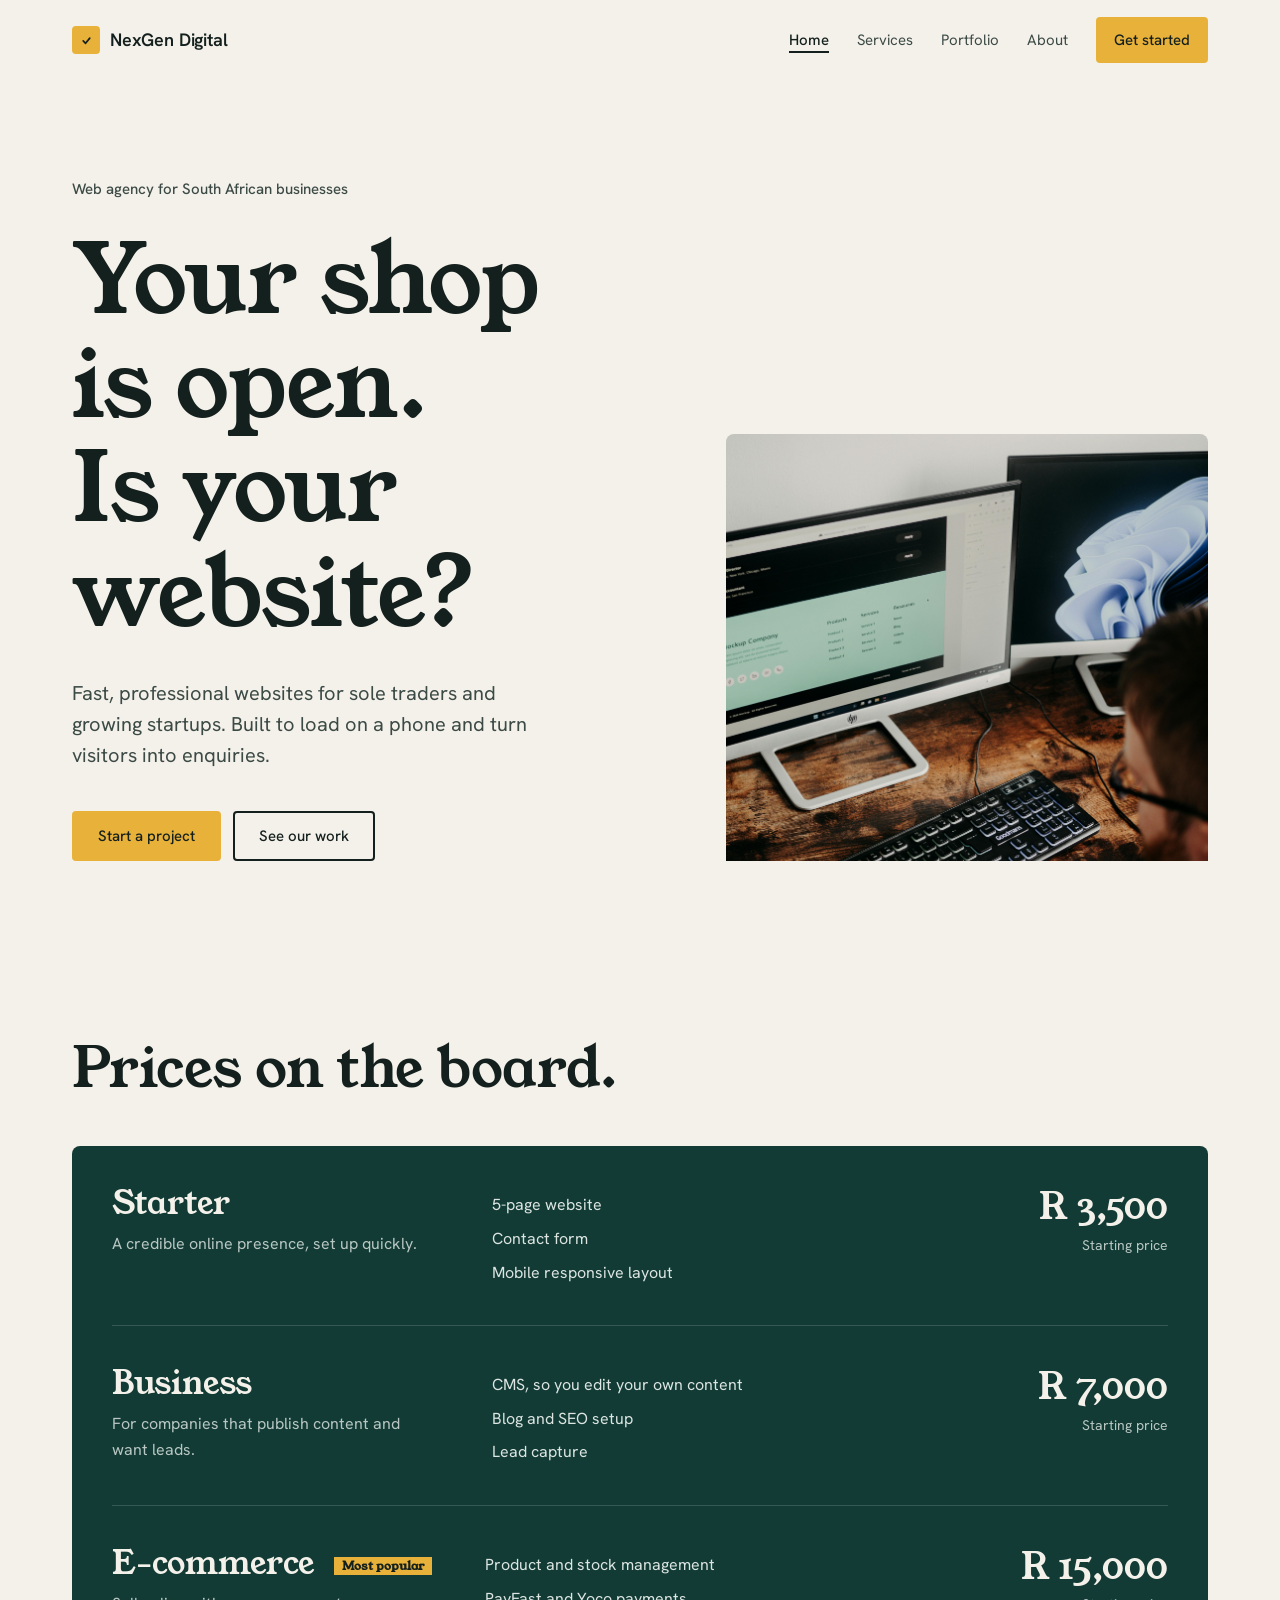
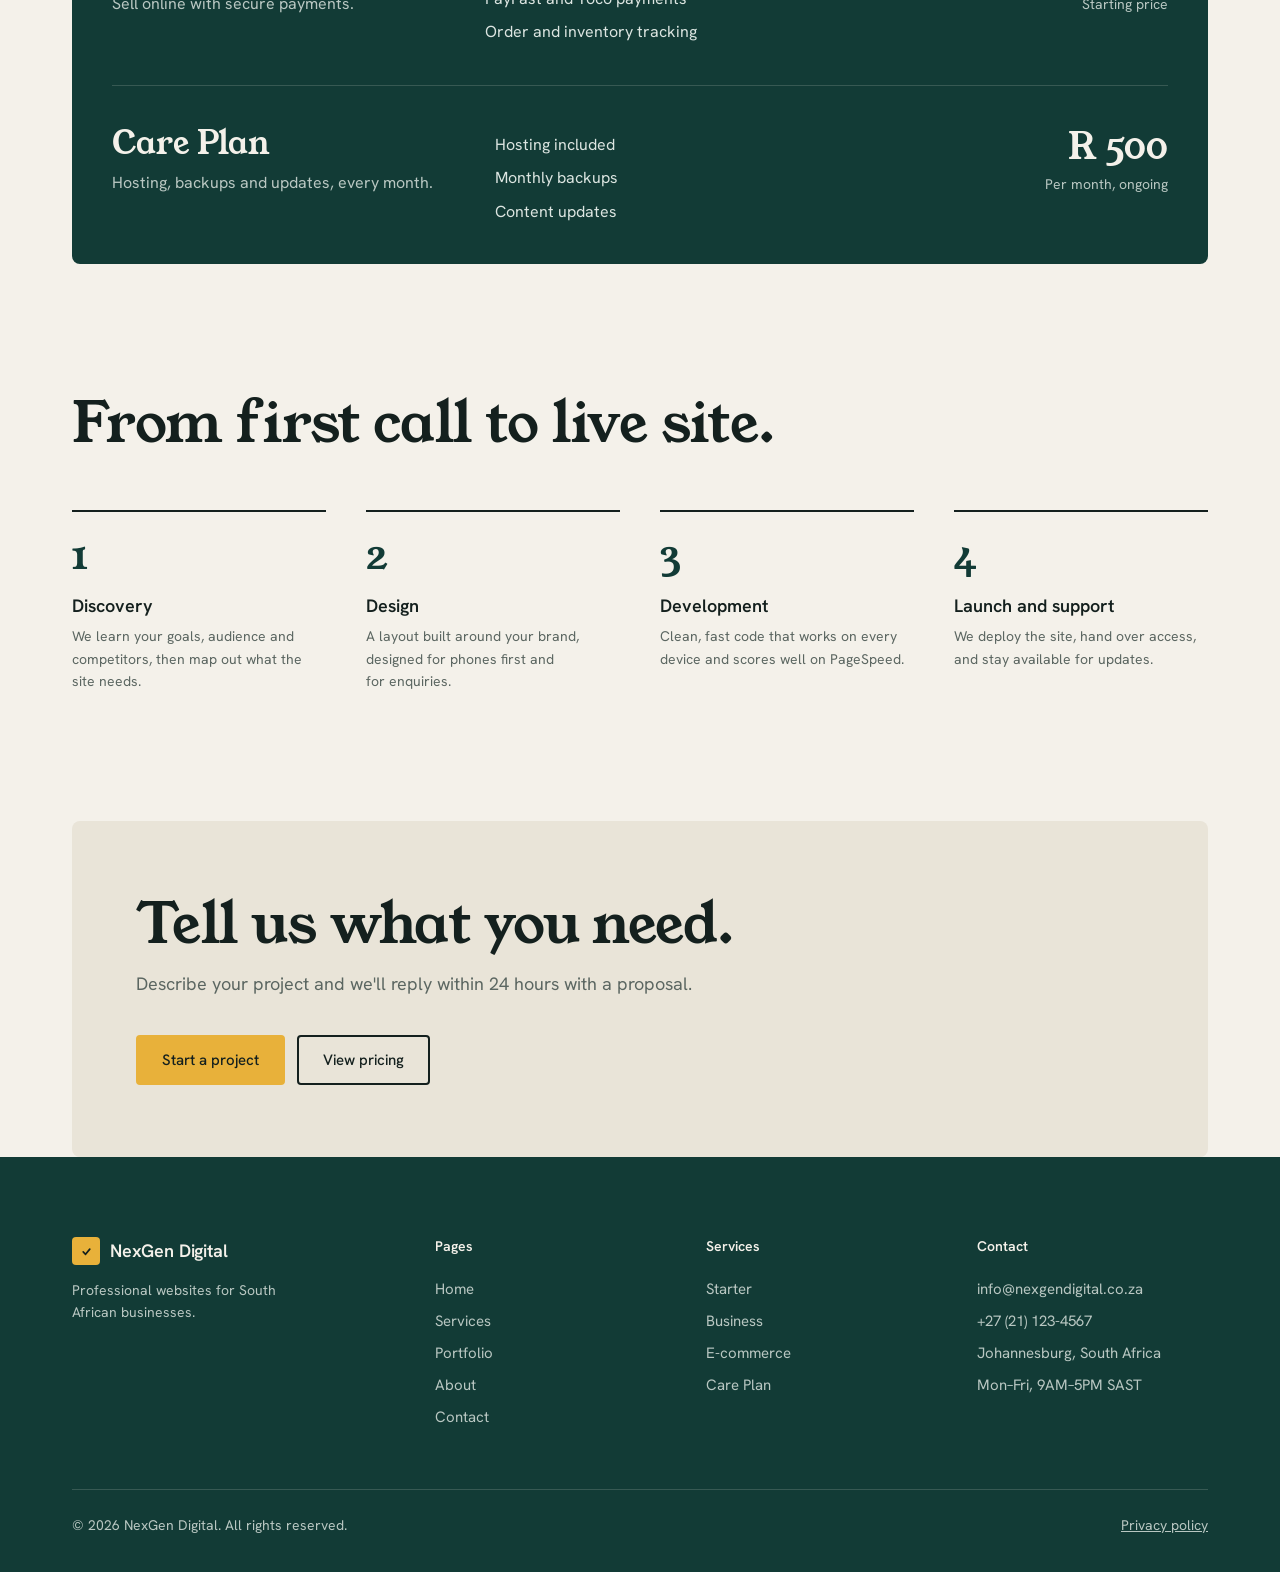
<file: index.html>
<!doctype html>
<html lang="en">
  <head>
    <meta charset="utf-8" />
    <meta name="viewport" content="width=device-width,initial-scale=1" />
    <title>NexGen Digital — Websites that bring in customers</title>
    <meta name="description" content="NexGen Digital builds fast, professional websites for South African businesses, from sole traders to growing startups." />
    <link rel="preconnect" href="https://fonts.googleapis.com">
    <link rel="preconnect" href="https://fonts.gstatic.com" crossorigin>
    <link href="https://fonts.googleapis.com/css2?family=Young+Serif&family=Hanken+Grotesk:wght@400;500;600&display=swap" rel="stylesheet">
    <link rel="stylesheet" href="css/styles.css">
  </head>
  <body>

    <a class="skip-link" href="#main">Skip to content</a>

    <header class="site-header" id="header">
      <div class="container header-inner">
        <a href="index.html" class="brand">
          <span class="brand-mark"><svg viewBox="0 0 16 16" fill="none" aria-hidden="true"><path d="M4.5 8.5L7 11L11.5 5.5" stroke-width="1.8" stroke-linecap="round" stroke-linejoin="round"/></svg></span>
          NexGen Digital
        </a>
        <nav class="nav" aria-label="Main">
          <a href="index.html" class="active" aria-current="page">Home</a>
          <a href="services.html">Services</a>
          <a href="portfolio.html">Portfolio</a>
          <a href="about.html">About</a>
          <a href="contact.html" class="cta">Get started</a>
        </nav>
      </div>
    </header>

    <main id="main">

      <section class="hero">
        <div class="container hero-inner">
          <div>
            <p class="hero-label">Web agency for South African businesses</p>
            <h1>Your shop is open. Is your website?</h1>
            <p class="hero-lede">Fast, professional websites for sole traders and growing startups. Built to load on a phone and turn visitors into enquiries.</p>
            <div class="hero-actions">
              <a href="contact.html" class="btn primary">Start a project</a>
              <a href="portfolio.html" class="btn ghost">See our work</a>
            </div>
          </div>
          <figure class="hero-photo">
            <img src="assets/pexels-fotios-photos-16129688.jpg" alt="A person at a desk reviewing a website layout on a monitor" />
            <figcaption>Our latest project is live.</figcaption>
          </figure>
        </div>
      </section>

      <section class="section" style="padding-top:176px">
        <div class="container">
          <h2>Prices on the board.</h2>
          <div class="packages" style="margin-top:48px">
            <article class="pkg">
              <div>
                <h3>Starter</h3>
                <p class="pkg-desc">A credible online presence, set up quickly.</p>
              </div>
              <ul>
                <li>5-page website</li>
                <li>Contact form</li>
                <li>Mobile responsive layout</li>
              </ul>
              <div class="price">R 3,500<span class="note">Starting price</span></div>
            </article>
            <article class="pkg">
              <div>
                <h3>Business</h3>
                <p class="pkg-desc">For companies that publish content and want leads.</p>
              </div>
              <ul>
                <li>CMS, so you edit your own content</li>
                <li>Blog and SEO setup</li>
                <li>Lead capture</li>
              </ul>
              <div class="price">R 7,000<span class="note">Starting price</span></div>
            </article>
            <article class="pkg">
              <div>
                <h3>E-commerce <span class="flag">Most popular</span></h3>
                <p class="pkg-desc">Sell online with secure payments.</p>
              </div>
              <ul>
                <li>Product and stock management</li>
                <li>PayFast and Yoco payments</li>
                <li>Order and inventory tracking</li>
              </ul>
              <div class="price">R 15,000<span class="note">Starting price</span></div>
            </article>
            <article class="pkg">
              <div>
                <h3>Care Plan</h3>
                <p class="pkg-desc">Hosting, backups and updates, every month.</p>
              </div>
              <ul>
                <li>Hosting included</li>
                <li>Monthly backups</li>
                <li>Content updates</li>
              </ul>
              <div class="price">R 500<span class="note">Per month, ongoing</span></div>
            </article>
          </div>
        </div>
      </section>

      <section class="section" style="padding-top:0">
        <div class="container">
          <h2>From first call to live site.</h2>
          <ol class="process-list">
            <li>
              <span class="step-num">1</span>
              <div class="step-content">
                <strong>Discovery</strong>
                <p>We learn your goals, audience and competitors, then map out what the site needs.</p>
              </div>
            </li>
            <li>
              <span class="step-num">2</span>
              <div class="step-content">
                <strong>Design</strong>
                <p>A layout built around your brand, designed for phones first and for enquiries.</p>
              </div>
            </li>
            <li>
              <span class="step-num">3</span>
              <div class="step-content">
                <strong>Development</strong>
                <p>Clean, fast code that works on every device and scores well on PageSpeed.</p>
              </div>
            </li>
            <li>
              <span class="step-num">4</span>
              <div class="step-content">
                <strong>Launch and support</strong>
                <p>We deploy the site, hand over access, and stay available for updates.</p>
              </div>
            </li>
          </ol>
        </div>
      </section>

      <div class="cta-banner-wrap">
        <div class="cta-banner">
          <h2>Tell us what you need.</h2>
          <p>Describe your project and we'll reply within 24 hours with a proposal.</p>
          <div class="btn-group">
            <a href="contact.html" class="btn primary">Start a project</a>
            <a href="services.html" class="btn ghost">View pricing</a>
          </div>
        </div>
      </div>

    </main>

    <footer class="site-footer">
      <div class="container">
        <div class="footer-inner">
          <div class="footer-brand">
            <a href="index.html" class="brand">
              <span class="brand-mark"><svg viewBox="0 0 16 16" fill="none" aria-hidden="true"><path d="M4.5 8.5L7 11L11.5 5.5" stroke-width="1.8" stroke-linecap="round" stroke-linejoin="round"/></svg></span>
              NexGen Digital
            </a>
            <p>Professional websites for South African businesses.</p>
          </div>
          <div class="footer-col">
            <h4>Pages</h4>
            <a href="index.html">Home</a>
            <a href="services.html">Services</a>
            <a href="portfolio.html">Portfolio</a>
            <a href="about.html">About</a>
            <a href="contact.html">Contact</a>
          </div>
          <div class="footer-col">
            <h4>Services</h4>
            <a href="services.html">Starter</a>
            <a href="services.html">Business</a>
            <a href="services.html">E-commerce</a>
            <a href="services.html">Care Plan</a>
          </div>
          <div class="footer-col">
            <h4>Contact</h4>
            <a href="mailto:info@nexgendigital.co.za">info@nexgendigital.co.za</a>
            <a href="tel:+27211234567">+27 (21) 123-4567</a>
            <span class="footer-text">Johannesburg, South Africa</span>
            <span class="footer-text">Mon–Fri, 9AM–5PM SAST</span>
          </div>
        </div>
        <div class="footer-bottom">
          <p>&copy; <span id="year"></span> NexGen Digital. All rights reserved.</p>
          <a href="#">Privacy policy</a>
        </div>
      </div>
    </footer>

    <script src="js/script.js"></script>
  </body>
</html>
</file>
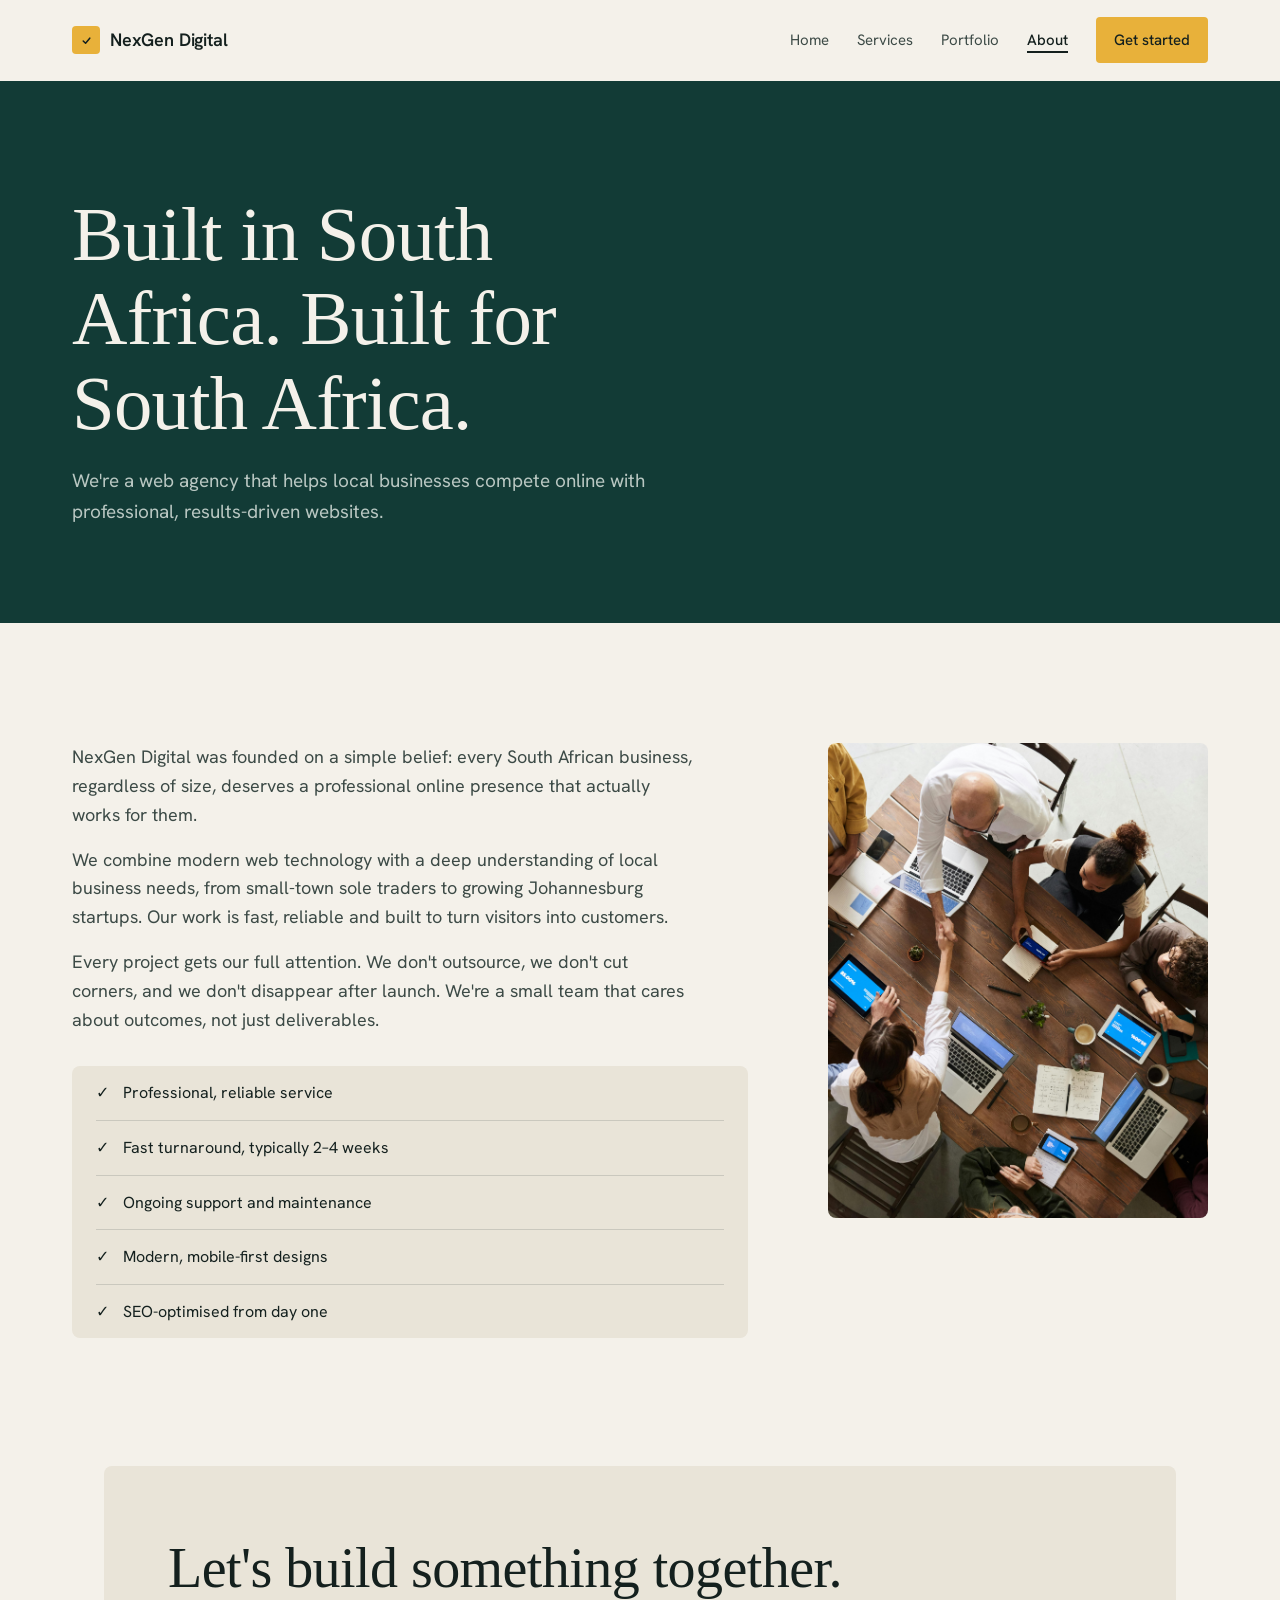
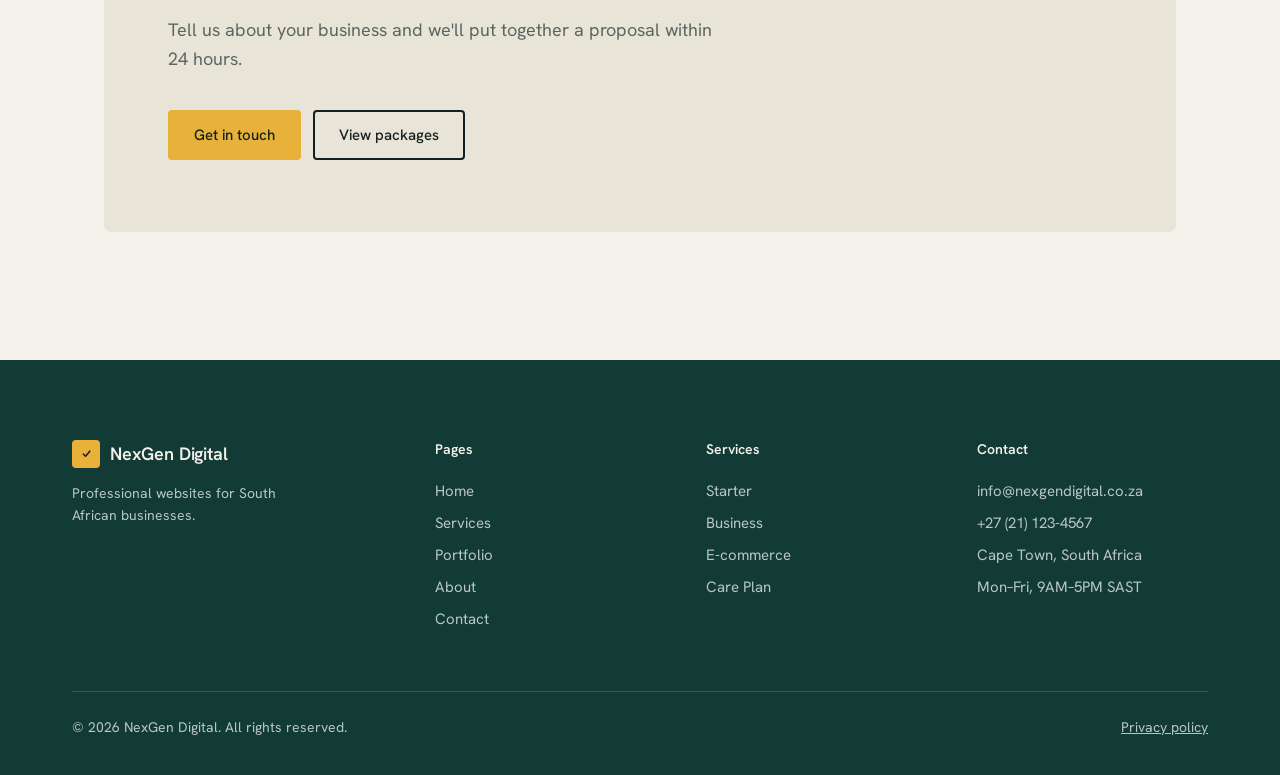
<file: about.html>
<!doctype html>
<html lang="en">
  <head>
    <meta charset="utf-8" />
    <meta name="viewport" content="width=device-width,initial-scale=1" />
    <title>About — NexGen Digital</title>
    <link rel="preconnect" href="https://fonts.googleapis.com">
    <link rel="preconnect" href="https://fonts.gstatic.com" crossorigin>
    <link href="https://fonts.googleapis.com/css2?family=Instrument+Serif&family=Hanken+Grotesk:wght@400;500;600&display=swap" rel="stylesheet">
    <link rel="stylesheet" href="css/styles.css">
  </head>
  <body>

    <header class="site-header" id="header">
      <div class="container header-inner">
        <a href="index.html" class="brand">
          <span class="brand-mark"><svg viewBox="0 0 16 16" fill="none" aria-hidden="true"><path d="M4.5 8.5L7 11L11.5 5.5" stroke-width="1.6" stroke-linecap="round" stroke-linejoin="round"/></svg></span>
          NexGen Digital
        </a>
        <nav class="nav" aria-label="Main">
          <a href="index.html">Home</a>
          <a href="services.html">Services</a>
          <a href="portfolio.html">Portfolio</a>
          <a href="about.html" class="active" aria-current="page">About</a>
          <a href="contact.html" class="cta">Get started</a>
        </nav>
      </div>
    </header>

    <main>
      <div class="page-hero">
        <div class="container">
          <h1>Built in South Africa. Built for South Africa.</h1>
          <p>We're a web agency that helps local businesses compete online with professional, results-driven websites.</p>
        </div>
      </div>

      <section class="section" style="padding-top:64px">
        <div class="container">
          <div class="about-grid">
            <div class="about-text">
              <p>NexGen Digital was founded on a simple belief: every South African business, regardless of size, deserves a professional online presence that actually works for them.</p>
              <p>We combine modern web technology with a deep understanding of local business needs, from small-town sole traders to growing Johannesburg startups. Our work is fast, reliable and built to turn visitors into customers.</p>
              <p>Every project gets our full attention. We don't outsource, we don't cut corners, and we don't disappear after launch. We're a small team that cares about outcomes, not just deliverables.</p>
              <ul class="about-checklist">
                <li><span class="check-icon">✓</span>Professional, reliable service</li>
                <li><span class="check-icon">✓</span>Fast turnaround, typically 2–4 weeks</li>
                <li><span class="check-icon">✓</span>Ongoing support and maintenance</li>
                <li><span class="check-icon">✓</span>Modern, mobile-first designs</li>
                <li><span class="check-icon">✓</span>SEO-optimised from day one</li>
              </ul>
            </div>
            <figure class="about-photo">
              <img src="assets/pexels-fauxels-3183197.jpg" alt="The NexGen Digital team at work" />
            </figure>
          </div>
        </div>
      </section>

      <div class="container">
        <div class="cta-banner">
          <h2>Let's build something together.</h2>
          <p>Tell us about your business and we'll put together a proposal within 24 hours.</p>
          <div class="btn-group">
            <a href="contact.html" class="btn primary">Get in touch</a>
            <a href="services.html" class="btn ghost">View packages</a>
          </div>
        </div>
      </div>
    </main>

    <footer class="site-footer">
      <div class="container">
        <div class="footer-inner">
          <div class="footer-brand">
            <a href="index.html" class="brand">
              <span class="brand-mark"><svg viewBox="0 0 16 16" fill="none" aria-hidden="true"><path d="M4.5 8.5L7 11L11.5 5.5" stroke-width="1.6" stroke-linecap="round" stroke-linejoin="round"/></svg></span>
              NexGen Digital
            </a>
            <p>Professional websites for South African businesses.</p>
          </div>
          <div class="footer-col">
            <h4>Pages</h4>
            <a href="index.html">Home</a>
            <a href="services.html">Services</a>
            <a href="portfolio.html">Portfolio</a>
            <a href="about.html">About</a>
            <a href="contact.html">Contact</a>
          </div>
          <div class="footer-col">
            <h4>Services</h4>
            <a href="services.html">Starter</a>
            <a href="services.html">Business</a>
            <a href="services.html">E-commerce</a>
            <a href="services.html">Care Plan</a>
          </div>
          <div class="footer-col">
            <h4>Contact</h4>
            <a href="mailto:info@nexgendigital.co.za">info@nexgendigital.co.za</a>
            <a href="tel:+27211234567">+27 (21) 123-4567</a>
            <span class="footer-text">Cape Town, South Africa</span>
            <span class="footer-text">Mon–Fri, 9AM–5PM SAST</span>
          </div>
        </div>
        <div class="footer-bottom">
          <p>&copy; <span id="year"></span> NexGen Digital. All rights reserved.</p>
          <a href="#">Privacy policy</a>
        </div>
      </div>
    </footer>

    <script src="js/script.js"></script>
  </body>
</html>
</file>
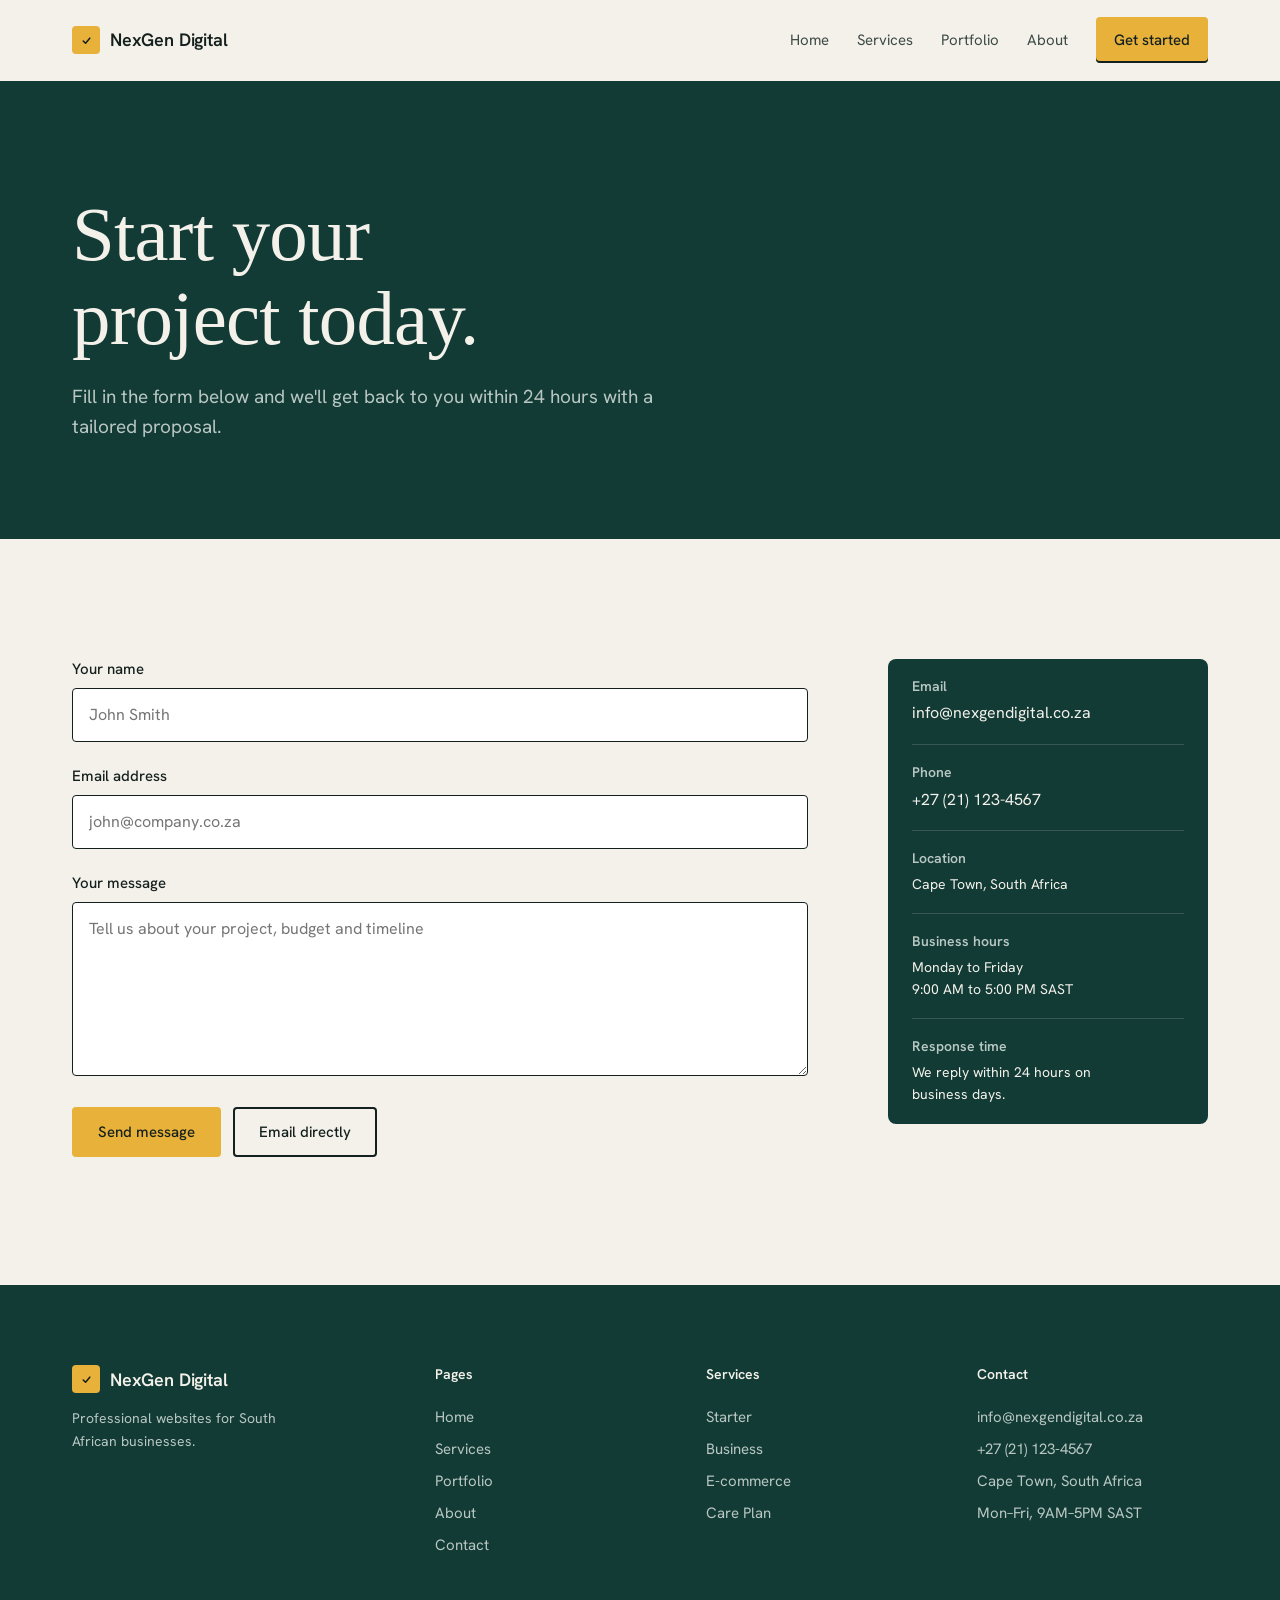
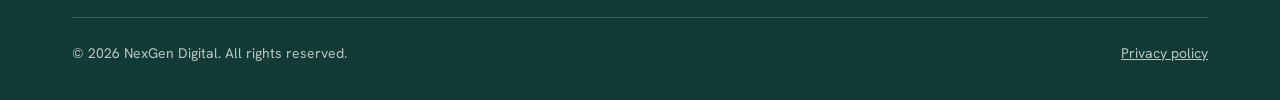
<file: contact.html>
<!doctype html>
<html lang="en">
  <head>
    <meta charset="utf-8" />
    <meta name="viewport" content="width=device-width,initial-scale=1" />
    <title>Contact — NexGen Digital</title>
    <link rel="preconnect" href="https://fonts.googleapis.com">
    <link rel="preconnect" href="https://fonts.gstatic.com" crossorigin>
    <link href="https://fonts.googleapis.com/css2?family=Instrument+Serif&family=Hanken+Grotesk:wght@400;500;600&display=swap" rel="stylesheet">
    <link rel="stylesheet" href="css/styles.css">
  </head>
  <body>

    <header class="site-header" id="header">
      <div class="container header-inner">
        <a href="index.html" class="brand">
          <span class="brand-mark"><svg viewBox="0 0 16 16" fill="none" aria-hidden="true"><path d="M4.5 8.5L7 11L11.5 5.5" stroke-width="1.6" stroke-linecap="round" stroke-linejoin="round"/></svg></span>
          NexGen Digital
        </a>
        <nav class="nav" aria-label="Main">
          <a href="index.html">Home</a>
          <a href="services.html">Services</a>
          <a href="portfolio.html">Portfolio</a>
          <a href="about.html">About</a>
          <a href="contact.html" class="cta active">Get started</a>
        </nav>
      </div>
    </header>

    <main>
      <div class="page-hero">
        <div class="container">
          <h1>Start your project today.</h1>
          <p>Fill in the form below and we'll get back to you within 24 hours with a tailored proposal.</p>
        </div>
      </div>

      <section class="section" style="padding-top:64px">
        <div class="container">
          <div class="contact-grid">
            <form id="contactForm" class="contact-form">
              <div>
                <label class="field-label" for="name">Your name</label>
                <input id="name" name="name" type="text" placeholder="John Smith" autocomplete="name" required />
              </div>
              <div>
                <label class="field-label" for="email">Email address</label>
                <input id="email" name="email" type="email" placeholder="john@company.co.za" autocomplete="email" required />
              </div>
              <div>
                <label class="field-label" for="message">Your message</label>
                <textarea id="message" name="message" rows="6" placeholder="Tell us about your project, budget and timeline" required></textarea>
              </div>
              <div class="form-actions">
                <button type="submit" class="btn primary">Send message</button>
                <a class="btn ghost" href="mailto:info@nexgendigital.co.za">Email directly</a>
              </div>
            </form>

            <div class="contact-info">
              <div class="ci-card">
                <div class="ci-label">Email</div>
                <a href="mailto:info@nexgendigital.co.za">info@nexgendigital.co.za</a>
              </div>
              <div class="ci-card">
                <div class="ci-label">Phone</div>
                <a href="tel:+27211234567">+27 (21) 123-4567</a>
              </div>
              <div class="ci-card">
                <div class="ci-label">Location</div>
                <p>Cape Town, South Africa</p>
              </div>
              <div class="ci-card">
                <div class="ci-label">Business hours</div>
                <p>Monday to Friday<br>9:00 AM to 5:00 PM SAST</p>
              </div>
              <div class="ci-card">
                <div class="ci-label">Response time</div>
                <p>We reply within 24 hours on business days.</p>
              </div>
            </div>
          </div>
        </div>
      </section>
    </main>

    <footer class="site-footer">
      <div class="container">
        <div class="footer-inner">
          <div class="footer-brand">
            <a href="index.html" class="brand">
              <span class="brand-mark"><svg viewBox="0 0 16 16" fill="none" aria-hidden="true"><path d="M4.5 8.5L7 11L11.5 5.5" stroke-width="1.6" stroke-linecap="round" stroke-linejoin="round"/></svg></span>
              NexGen Digital
            </a>
            <p>Professional websites for South African businesses.</p>
          </div>
          <div class="footer-col">
            <h4>Pages</h4>
            <a href="index.html">Home</a>
            <a href="services.html">Services</a>
            <a href="portfolio.html">Portfolio</a>
            <a href="about.html">About</a>
            <a href="contact.html">Contact</a>
          </div>
          <div class="footer-col">
            <h4>Services</h4>
            <a href="services.html">Starter</a>
            <a href="services.html">Business</a>
            <a href="services.html">E-commerce</a>
            <a href="services.html">Care Plan</a>
          </div>
          <div class="footer-col">
            <h4>Contact</h4>
            <a href="mailto:info@nexgendigital.co.za">info@nexgendigital.co.za</a>
            <a href="tel:+27211234567">+27 (21) 123-4567</a>
            <span class="footer-text">Cape Town, South Africa</span>
            <span class="footer-text">Mon–Fri, 9AM–5PM SAST</span>
          </div>
        </div>
        <div class="footer-bottom">
          <p>&copy; <span id="year"></span> NexGen Digital. All rights reserved.</p>
          <a href="#">Privacy policy</a>
        </div>
      </div>
    </footer>

    <script src="js/script.js"></script>
  </body>
</html>
</file>
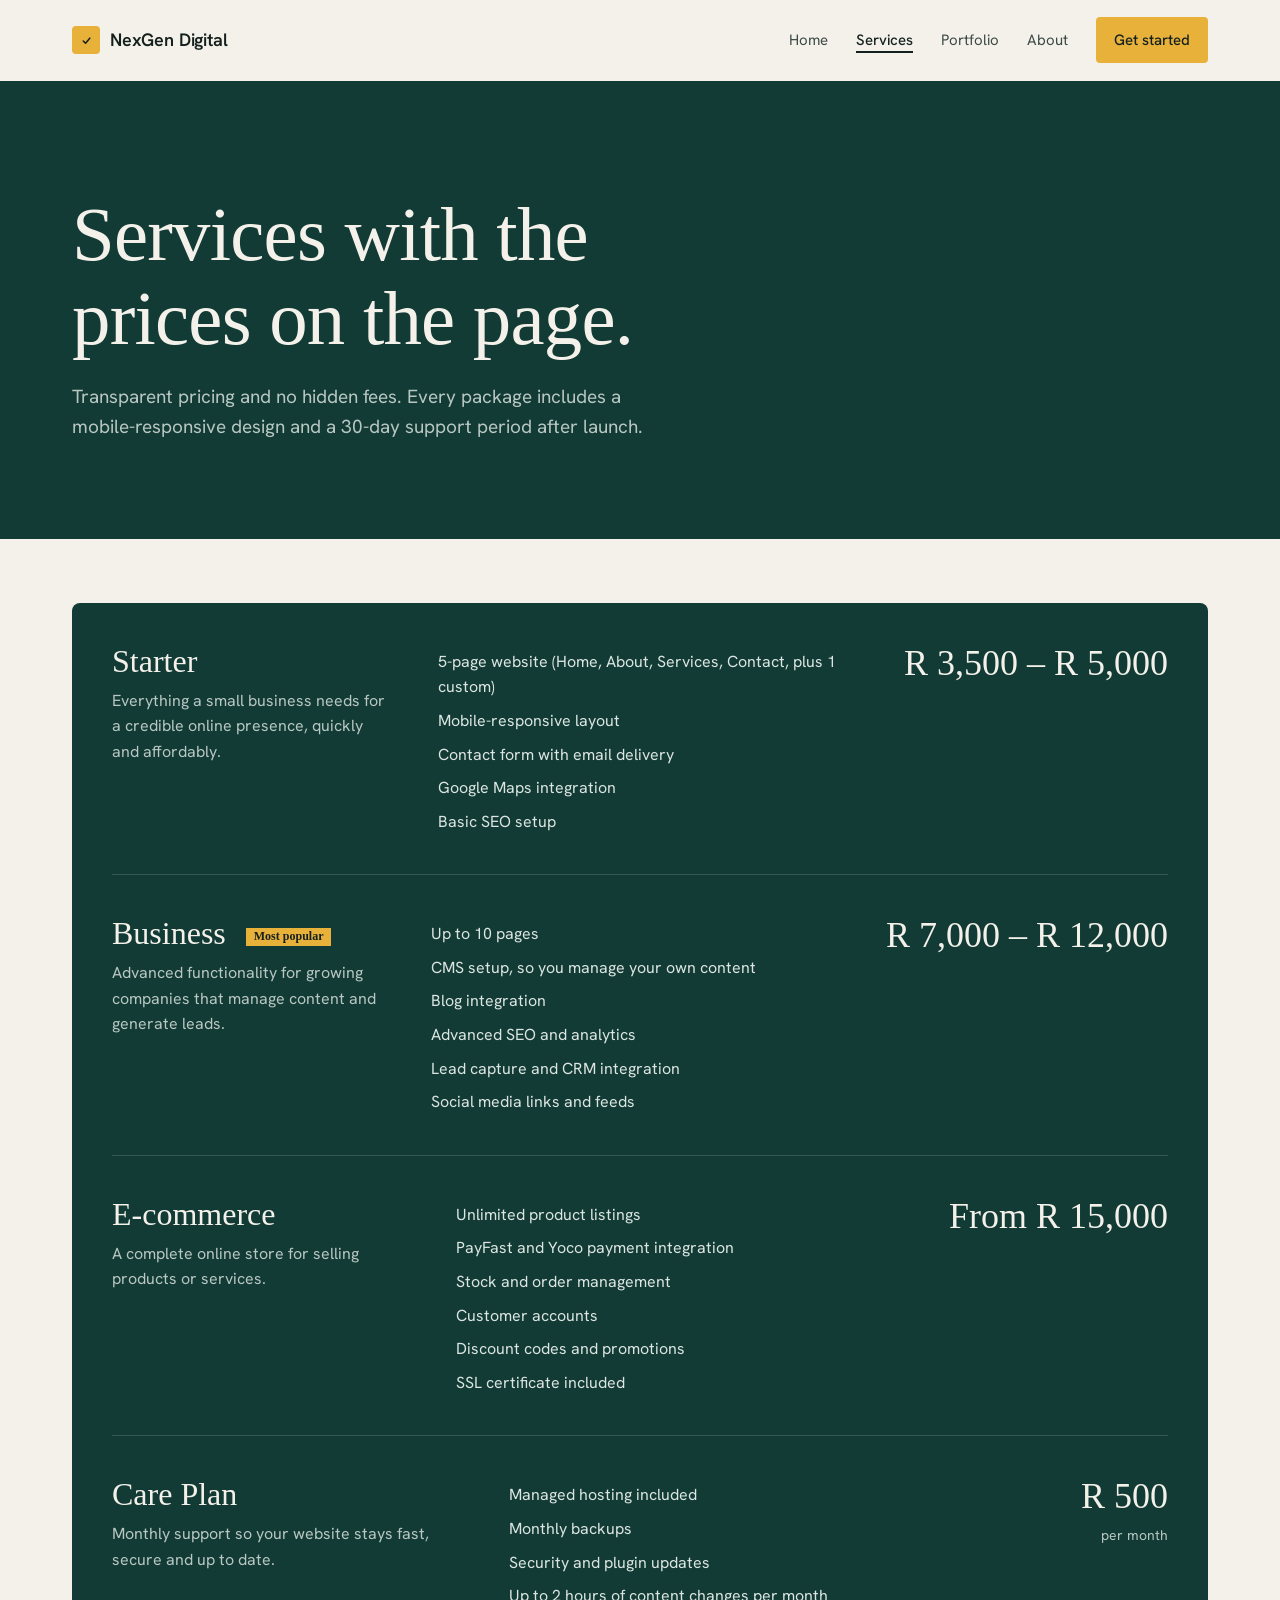
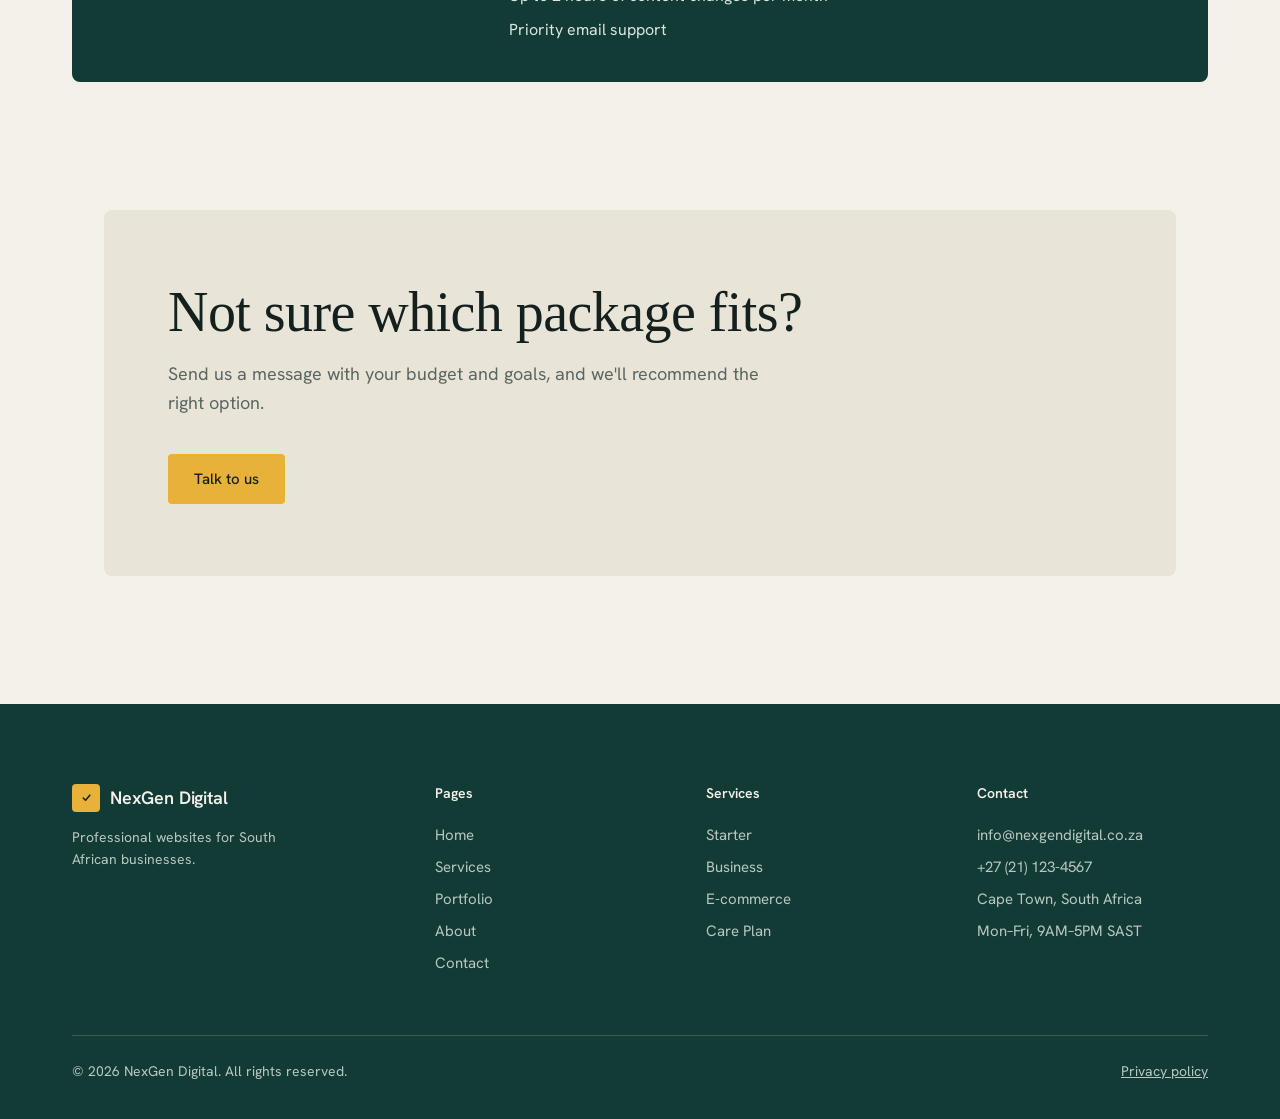
<file: services.html>
<!doctype html>
<html lang="en">
  <head>
    <meta charset="utf-8" />
    <meta name="viewport" content="width=device-width,initial-scale=1" />
    <title>Services — NexGen Digital</title>
    <link rel="preconnect" href="https://fonts.googleapis.com">
    <link rel="preconnect" href="https://fonts.gstatic.com" crossorigin>
    <link href="https://fonts.googleapis.com/css2?family=Instrument+Serif&family=Hanken+Grotesk:wght@400;500;600&display=swap" rel="stylesheet">
    <link rel="stylesheet" href="css/styles.css">
  </head>
  <body>

    <header class="site-header" id="header">
      <div class="container header-inner">
        <a href="index.html" class="brand">
          <span class="brand-mark"><svg viewBox="0 0 16 16" fill="none" aria-hidden="true"><path d="M4.5 8.5L7 11L11.5 5.5" stroke-width="1.6" stroke-linecap="round" stroke-linejoin="round"/></svg></span>
          NexGen Digital
        </a>
        <nav class="nav" aria-label="Main">
          <a href="index.html">Home</a>
          <a href="services.html" class="active" aria-current="page">Services</a>
          <a href="portfolio.html">Portfolio</a>
          <a href="about.html">About</a>
          <a href="contact.html" class="cta">Get started</a>
        </nav>
      </div>
    </header>

    <main>

      <div class="page-hero">
        <div class="container">
          <h1>Services with the prices on the page.</h1>
          <p>Transparent pricing and no hidden fees. Every package includes a mobile-responsive design and a 30-day support period after launch.</p>
        </div>
      </div>

      <section class="section" style="padding-top:64px">
        <div class="container">
          <div class="packages">

            <article class="pkg">
              <div>
                <h3>Starter</h3>
                <p class="pkg-desc">Everything a small business needs for a credible online presence, quickly and affordably.</p>
              </div>
              <ul>
                <li>5-page website (Home, About, Services, Contact, plus 1 custom)</li>
                <li>Mobile-responsive layout</li>
                <li>Contact form with email delivery</li>
                <li>Google Maps integration</li>
                <li>Basic SEO setup</li>
              </ul>
              <div class="price">R 3,500 – R 5,000</div>
            </article>

            <article class="pkg">
              <div>
                <h3>Business <span class="flag">Most popular</span></h3>
                <p class="pkg-desc">Advanced functionality for growing companies that manage content and generate leads.</p>
              </div>
              <ul>
                <li>Up to 10 pages</li>
                <li>CMS setup, so you manage your own content</li>
                <li>Blog integration</li>
                <li>Advanced SEO and analytics</li>
                <li>Lead capture and CRM integration</li>
                <li>Social media links and feeds</li>
              </ul>
              <div class="price">R 7,000 – R 12,000</div>
            </article>

            <article class="pkg">
              <div>
                <h3>E-commerce</h3>
                <p class="pkg-desc">A complete online store for selling products or services.</p>
              </div>
              <ul>
                <li>Unlimited product listings</li>
                <li>PayFast and Yoco payment integration</li>
                <li>Stock and order management</li>
                <li>Customer accounts</li>
                <li>Discount codes and promotions</li>
                <li>SSL certificate included</li>
              </ul>
              <div class="price">From R 15,000</div>
            </article>

            <article class="pkg">
              <div>
                <h3>Care Plan</h3>
                <p class="pkg-desc">Monthly support so your website stays fast, secure and up to date.</p>
              </div>
              <ul>
                <li>Managed hosting included</li>
                <li>Monthly backups</li>
                <li>Security and plugin updates</li>
                <li>Up to 2 hours of content changes per month</li>
                <li>Priority email support</li>
              </ul>
              <div class="price">R 500 <span class="note">per month</span></div>
            </article>

          </div>
        </div>
      </section>

      <div class="container">
        <div class="cta-banner">
          <h2>Not sure which package fits?</h2>
          <p>Send us a message with your budget and goals, and we'll recommend the right option.</p>
          <div class="btn-group">
            <a href="contact.html" class="btn primary">Talk to us</a>
          </div>
        </div>
      </div>

    </main>

    <footer class="site-footer">
      <div class="container">
        <div class="footer-inner">
          <div class="footer-brand">
            <a href="index.html" class="brand">
              <span class="brand-mark"><svg viewBox="0 0 16 16" fill="none" aria-hidden="true"><path d="M4.5 8.5L7 11L11.5 5.5" stroke-width="1.6" stroke-linecap="round" stroke-linejoin="round"/></svg></span>
              NexGen Digital
            </a>
            <p>Professional websites for South African businesses.</p>
          </div>
          <div class="footer-col">
            <h4>Pages</h4>
            <a href="index.html">Home</a>
            <a href="services.html">Services</a>
            <a href="portfolio.html">Portfolio</a>
            <a href="about.html">About</a>
            <a href="contact.html">Contact</a>
          </div>
          <div class="footer-col">
            <h4>Services</h4>
            <a href="services.html">Starter</a>
            <a href="services.html">Business</a>
            <a href="services.html">E-commerce</a>
            <a href="services.html">Care Plan</a>
          </div>
          <div class="footer-col">
            <h4>Contact</h4>
            <a href="mailto:info@nexgendigital.co.za">info@nexgendigital.co.za</a>
            <a href="tel:+27211234567">+27 (21) 123-4567</a>
            <span class="footer-text">Cape Town, South Africa</span>
            <span class="footer-text">Mon–Fri, 9AM–5PM SAST</span>
          </div>
        </div>
        <div class="footer-bottom">
          <p>&copy; <span id="year"></span> NexGen Digital. All rights reserved.</p>
          <a href="#">Privacy policy</a>
        </div>
      </div>
    </footer>

    <script src="js/script.js"></script>
  </body>
</html>
</file>
<file: css/styles.css>
/* NexGen Digital — v4 "shopfront" system
   Canvas: chalk. Structure: petrol price boards. Accent: signal yellow, fills only.
   Type: Young Serif (display, 400) + Hanken Grotesk (text, 400/500/600). */

:root {
  --chalk: #F4F1EA;          /* L0 canvas (~60%) */
  --chalk-2: #E9E4D8;        /* L1 surface */
  --petrol: #123B36;         /* structural boards (~30%) */
  --petrol-2: #0D2C28;
  --ink: #14201E;
  --ink-2: #3C4A46;
  --muted: #5B6661;          /* ~5.5:1 on chalk */
  --muted-dark: #B9C7C2;     /* ~6.9:1 on petrol */
  --chalk-text: #F4F1EA;
  --rule: rgba(20, 32, 30, 0.14);
  --rule-dark: rgba(244, 241, 234, 0.16);
  --accent: #E8B13A;         /* fills only: buttons, one tag, logo mark */
  --accent-hover: #F2C35C;

  --radius-sm: 4px;
  --radius-md: 8px;
  --z-header: 50;

  --serif: 'Young Serif', Georgia, serif;
  --sans: 'Hanken Grotesk', system-ui, -apple-system, 'Segoe UI', sans-serif;
  --text-body: 1rem;
  --text-secondary: 0.875rem;
  --text-meta: 0.75rem;
  --leading-body: 1.6;
  --leading-tight: 1.1;
  --container: 1200px;
  color-scheme: light;
}

/* Reset */
*, *::before, *::after { box-sizing: border-box; margin: 0; padding: 0; }
html { scroll-behavior: smooth; -webkit-text-size-adjust: 100%; }
body {
  background: var(--chalk); color: var(--ink);
  font: 400 var(--text-body)/var(--leading-body) var(--sans);
  -webkit-font-smoothing: antialiased; overflow-x: hidden;
}
img { max-width: 100%; display: block; }
a { color: inherit; }
ul, ol { list-style: none; }
:focus-visible { outline: 3px solid var(--ink); outline-offset: 3px; }
.on-dark :focus-visible, .site-footer :focus-visible { outline-color: var(--accent); }

/* Skip link: add as first child of <body>, give <main> id="main" */
.skip-link {
  position: absolute; left: 16px; top: -120px; z-index: calc(var(--z-header) + 1);
  background: var(--accent); color: var(--ink); padding: 10px 16px;
  border-radius: var(--radius-sm); text-decoration: none; font-weight: 500;
}
.skip-link:focus { top: 16px; }

/* Type */
h1, h2, h3, h4 { text-wrap: balance; color: var(--ink); }
h1, h2 { font-family: var(--serif); font-weight: 400; line-height: var(--leading-tight); letter-spacing: -0.01em; }
h1 { font-size: clamp(46px, 7.4vw, 96px); }
h2 { font-size: clamp(36px, 4.4vw, 56px); }
h3 { font-family: var(--sans); font-weight: 600; font-size: 1.1875rem; line-height: 1.3; }
h4 { font: 600 var(--text-secondary)/1.4 var(--sans); }
p { color: var(--muted); max-width: 62ch; text-wrap: pretty; }

/* Layout */
.container { max-width: var(--container); margin: 0 auto; padding: 0 32px; }
.section { padding: 128px 0; }

/* Header */
.site-header {
  position: sticky; top: 0; z-index: var(--z-header);
  background: var(--chalk); border-bottom: 1px solid transparent; transition: border-color 0.2s;
}
.site-header.scrolled { border-color: var(--rule); }
.header-inner { display: flex; align-items: center; justify-content: space-between; height: 80px; gap: 24px; }
.brand { display: flex; align-items: center; gap: 10px; font: 600 1.125rem/1.2 var(--sans); letter-spacing: -0.01em; text-decoration: none; }
.brand-mark { width: 28px; height: 28px; border-radius: var(--radius-sm); background: var(--accent); display: grid; place-items: center; flex-shrink: 0; }
.brand-mark svg { width: 15px; height: 15px; }
.brand-mark path { stroke: var(--ink); }
.nav { display: flex; align-items: center; flex-wrap: wrap; gap: 28px; }
.nav a { font-size: 0.9375rem; color: var(--ink-2); text-decoration: none; }
.nav a:hover { color: var(--ink); text-decoration: underline; text-decoration-thickness: 2px; text-underline-offset: 6px; }
.nav a.active { color: var(--ink); font-weight: 500; text-decoration: underline; text-decoration-thickness: 2px; text-underline-offset: 6px; }
.nav a.cta {
  background: var(--accent); color: var(--ink); font-weight: 500;
  padding: 11px 18px; border-radius: var(--radius-sm); text-decoration: none; transition: background 0.2s;
}
.nav a.cta:hover { background: var(--accent-hover); text-decoration: none; }
.nav a.cta.active { text-decoration: none; box-shadow: inset 0 -2px 0 var(--ink); }

/* Buttons: yellow fill, ink text; inverts on hover; pressed state */
.btn {
  display: inline-flex; align-items: center; gap: 8px; min-height: 50px; padding: 13px 24px;
  border: 2px solid var(--ink); border-radius: var(--radius-sm);
  font: 500 0.9375rem/1.2 var(--sans); text-decoration: none; cursor: pointer;
  transition: background 0.2s, color 0.2s, border-color 0.2s, transform 0.15s;
}
.btn:active { transform: translateY(1px); }
.btn.primary { background: var(--accent); color: var(--ink); border-color: var(--accent); }
.btn.primary:hover { background: var(--ink); color: var(--chalk); border-color: var(--ink); }
.btn.ghost { background: transparent; color: var(--ink); }
.btn.ghost:hover { background: var(--ink); color: var(--chalk); }
.on-dark .btn.ghost { color: var(--chalk); border-color: var(--chalk); }
.on-dark .btn.ghost:hover { background: var(--chalk); color: var(--petrol); }
.btn-group { display: flex; gap: 12px; flex-wrap: wrap; }
.hero-actions { display: flex; gap: 12px; flex-wrap: wrap; }

/* Hero */
.hero { padding: 96px 0 0; overflow: hidden; }
.hero-inner { display: grid; grid-template-columns: 1.1fr 0.9fr; gap: 64px; align-items: end; }
.hero-label { font-size: 0.9375rem; font-weight: 500; color: var(--ink-2); margin-bottom: 28px; max-width: none; }
.hero h1 { max-width: 12ch; }
.hero-lede { font-size: 1.25rem; line-height: 1.55; color: var(--ink-2); margin: 32px 0 40px; max-width: 44ch; }
.hero-actions { display: flex; gap: 12px; flex-wrap: wrap; }
.hero-photo { position: relative; margin-bottom: -120px; z-index: 1; }
.hero-photo img { width: 100%; height: clamp(320px, 40vw, 520px); object-fit: cover; object-position: center 35%; border-radius: var(--radius-md); }
.hero-photo figcaption { margin-top: 12px; font-size: var(--text-secondary); color: var(--muted); }

@media (max-width: 1000px) {
  .hero-inner { grid-template-columns: 1fr; gap: 48px; }
  .hero-photo { margin-top: 0; margin-bottom: -72px; }
}

/* Inner page hero: petrol board band */
.page-hero { background: var(--petrol); color: var(--chalk-text); padding: 112px 0 96px; }
.page-hero h1 { color: var(--chalk-text); font-size: clamp(44px, 6vw, 84px); max-width: 16ch; margin-bottom: 20px; }
.page-hero p { color: var(--muted-dark); font-size: 1.1875rem; max-width: 56ch; }

/* Packages: a petrol price board */
.packages { background: var(--petrol); color: var(--chalk-text); border-radius: var(--radius-md); padding: 0 40px; margin-top: 0; }
.pkg { display: grid; grid-template-columns: 1fr 1.5fr auto; gap: 48px; padding: 40px 0; border-bottom: 1px solid var(--rule-dark); align-items: start; }
.pkg:last-child { border-bottom: none; }
.pkg h3 { font-family: var(--serif); font-weight: 400; font-size: 2rem; line-height: 1.15; color: var(--chalk-text); margin-bottom: 8px; }
.pkg .pkg-desc { font-size: var(--text-body); color: var(--muted-dark); }
.pkg ul { display: grid; gap: 8px; font-size: var(--text-body); color: #DCE5E1; padding-top: 6px; }
.pkg .price { font: 400 2.25rem/1.15 var(--serif); color: var(--chalk-text); text-align: right; white-space: nowrap; }
.pkg .note { display: block; font: 400 var(--text-secondary)/1.4 var(--sans); color: var(--muted-dark); margin-top: 8px; }
.flag { display: inline-block; margin-left: 12px; padding: 2px 8px; background: var(--accent); color: var(--ink); font-size: var(--text-meta); font-weight: 600; vertical-align: middle; }

/* Generic card (inner pages): ruled column on chalk */
.cards { display: grid; grid-template-columns: repeat(4, 1fr); gap: 40px; margin-top: 56px; }
.card { border-top: 2px solid var(--ink); padding-top: 28px; display: flex; flex-direction: column; gap: 14px; }
.card-icon { display: none; }
.card p { font-size: var(--text-secondary); }
.card ul { display: flex; flex-direction: column; gap: 6px; font-size: var(--text-secondary); color: var(--ink-2); }
.card .price { font: 400 2rem/1.15 var(--serif); margin-top: auto; }
.card .note { font-size: var(--text-secondary); color: var(--muted); }
.card .tag { font-size: var(--text-secondary); font-weight: 600; color: var(--ink-2); }

/* Process: numbered sequence, numerals in petrol */
.process-list { display: grid; grid-template-columns: repeat(4, 1fr); gap: 40px; margin-top: 56px; }
.process-list li { border-top: 2px solid var(--ink); padding-top: 22px; }
.step-num { display: block; font: 400 2.5rem/1.1 var(--serif); color: var(--petrol); margin-bottom: 16px; }
.step-content strong { display: block; font-weight: 600; font-size: 1.125rem; line-height: 1.3; color: var(--ink); margin-bottom: 8px; }
.step-content p { font-size: var(--text-secondary); }

/* Portfolio frames */
.frames { display: grid; grid-template-columns: repeat(3, 1fr); gap: 48px 32px; margin-top: 56px; }
.frame { display: flex; flex-direction: column; }
.frame-img img { width: 100%; height: 230px; object-fit: cover; border-radius: var(--radius-md); }
.frame-body { padding-top: 22px; display: flex; flex-direction: column; gap: 10px; flex: 1; }
.frame h3 { font-size: 1.25rem; }
.frame p { font-size: var(--text-secondary); }
.frame .btn { margin-top: auto; align-self: flex-start; min-height: 40px; padding: 8px 16px; font-size: var(--text-secondary); }
.frame .tag { font-size: var(--text-meta); font-weight: 600; color: var(--ink-2); text-transform: none; letter-spacing: 0; }

/* About */
.about-grid { display: grid; grid-template-columns: 1fr 380px; gap: 80px; align-items: start; margin-top: 56px; }
.about-text p { margin-bottom: 16px; font-size: 1.125rem; color: var(--ink-2); }
.about-checklist { display: grid; margin-top: 32px; background: var(--chalk-2); border-radius: var(--radius-md); padding: 0 24px; }
.about-checklist li { display: flex; gap: 14px; padding: 14px 0; border-bottom: 1px solid var(--rule); color: var(--ink); }
.about-checklist li:last-child { border-bottom: none; }
.check-icon { color: var(--ink); font-weight: 600; }
.about-photo img { width: 100%; aspect-ratio: 4 / 5; object-fit: cover; border-radius: var(--radius-md); }

/* Contact */
.contact-grid { display: grid; grid-template-columns: 1fr 320px; gap: 80px; align-items: start; margin-top: 56px; }
.contact-form { display: flex; flex-direction: column; gap: 24px; }
.field-label { display: block; font: 500 0.9375rem/1.4 var(--sans); color: var(--ink); margin-bottom: 8px; }
.contact-form input, .contact-form textarea {
  width: 100%; padding: 14px 16px; background: #FFFFFF; border: 1.5px solid var(--ink); border-radius: var(--radius-sm);
  color: var(--ink); font: 400 var(--text-body)/1.5 var(--sans);
}
.contact-form input:focus-visible, .contact-form textarea:focus-visible { outline-offset: 0; border-color: var(--petrol); box-shadow: 0 0 0 3px var(--accent); }
.contact-form textarea { resize: vertical; min-height: 150px; }
.form-actions { display: flex; gap: 12px; flex-wrap: wrap; }
.contact-info { display: flex; flex-direction: column; background: var(--petrol); color: var(--chalk-text); border-radius: var(--radius-md); padding: 0 24px; }
.ci-card { padding: 18px 0; border-bottom: 1px solid var(--rule-dark); }
.ci-card:last-child { border-bottom: none; }
.ci-label { font: 600 var(--text-secondary)/1.4 var(--sans); color: var(--muted-dark); margin-bottom: 4px; }
.ci-card a { color: var(--chalk-text); text-decoration: none; font-size: var(--text-body); }
.ci-card a:hover { text-decoration: underline; }
.ci-card p { color: var(--chalk-text); font-size: var(--text-secondary); }

/* Closing CTA: chalk-2 sign panel */
.cta-banner { background: var(--chalk-2); border-radius: var(--radius-md); padding: 72px 64px; margin: 0 32px 128px; max-width: none; }
.cta-banner h2 { margin-bottom: 16px; }
.cta-banner p { font-size: 1.125rem; margin-bottom: 36px; }
.cta-banner-wrap { max-width: var(--container); margin: 0 auto; padding: 0 32px; }
.cta-banner-wrap .cta-banner { margin: 0; }

/* Footer: petrol board, matches the packages */
.site-footer { background: var(--petrol); color: var(--chalk-text); padding: 80px 0 36px; }
.footer-inner { display: grid; grid-template-columns: 1.4fr 1fr 1fr 1fr; gap: 40px; margin-bottom: 56px; }
.footer-brand .brand { color: var(--chalk-text); font-size: 1.125rem; }
.footer-brand p { font-size: var(--text-secondary); color: var(--muted-dark); margin-top: 14px; max-width: 26ch; }
.footer-col h4 { color: var(--chalk-text); margin-bottom: 16px; }
.footer-col a, .footer-text { display: block; color: var(--muted-dark); text-decoration: none; font-size: 0.9375rem; padding: 4px 0; }
.footer-col a:hover { color: var(--chalk-text); text-decoration: underline; }
.footer-bottom { border-top: 1px solid var(--rule-dark); padding-top: 24px; display: flex; justify-content: space-between; align-items: center; gap: 16px; }
.footer-bottom p { font-size: var(--text-secondary); color: var(--muted-dark); margin: 0; }
.footer-bottom a { font-size: var(--text-secondary); color: var(--muted-dark); }

/* Motion: one page-load moment on the hero */
@keyframes rise { from { opacity: 0; transform: translateY(14px); } to { opacity: 1; transform: none; } }
.hero h1, .hero-lede, .hero-actions { animation: rise 0.7s ease both; }
.hero-lede { animation-delay: 0.08s; }
.hero-actions { animation-delay: 0.16s; }

/* Responsive */
@media (max-width: 1000px) {
  .hero-inner { grid-template-columns: 1fr; gap: 48px; }
  .hero-photo { margin-bottom: -72px; }
  .pkg { grid-template-columns: 1fr 1fr; }
  .pkg .price { text-align: left; grid-column: 1 / -1; }
  .cards, .process-list { grid-template-columns: repeat(2, 1fr); }
  .frames { grid-template-columns: repeat(2, 1fr); }
  .about-grid, .contact-grid { grid-template-columns: 1fr; gap: 48px; }
  .about-photo { max-width: 420px; }
  .footer-inner { grid-template-columns: 1fr 1fr; }
}
@media (max-width: 640px) {
  .container, .cta-banner-wrap { padding: 0 20px; }
  .section { padding: 88px 0; }
  .packages { padding: 0 22px; }
  .cta-banner { padding: 48px 26px; margin: 0 20px 88px; }
  .header-inner { height: auto; flex-direction: column; align-items: flex-start; padding: 18px 0; gap: 14px; }
  .nav { gap: 10px 18px; }
  .hero { padding-top: 56px; }
  .hero-actions .btn, .btn-group .btn { flex: 1 1 100%; justify-content: center; }
  .pkg { grid-template-columns: 1fr; gap: 16px; padding: 30px 0; }
  .cards, .process-list, .frames, .footer-inner { grid-template-columns: 1fr; }
  .page-hero { padding: 72px 0 64px; }
  .footer-bottom { flex-direction: column; align-items: flex-start; }
}

@media (prefers-reduced-motion: reduce) {
  *, *::before, *::after { animation: none !important; transition: none !important; scroll-behavior: auto !important; }
}

/* Placeholder screenshot slot: visibly unfinished on purpose, replace with a real image */
.frame-img.placeholder {
  height: 230px; border-radius: var(--radius-md);
  border: 2px dashed var(--ink-2); background: var(--chalk-2);
  display: grid; place-items: center; color: var(--ink-2); font-size: var(--text-secondary);
}
</file>
